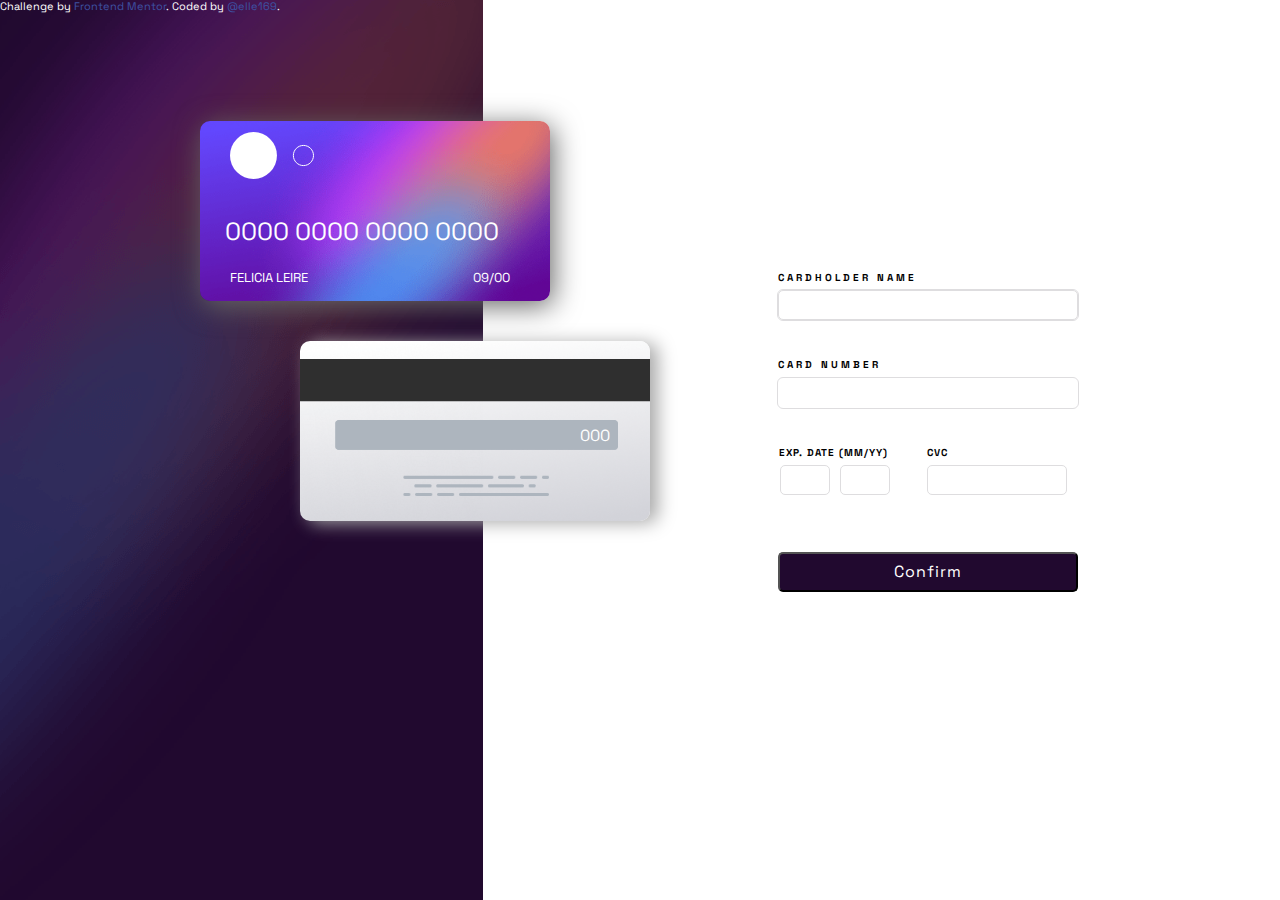
<file: index.html>
<!DOCTYPE html>
<html lang="en">
  <head>
    <link rel="stylesheet" href="main.css" />
    <link rel="stylesheet" href="normalize.css" />
    <link rel="preconnect" href="https://fonts.googleapis.com" />
    <link rel="preconnect" href="https://fonts.gstatic.com" crossorigin />
    <link
      href="https://fonts.googleapis.com/css2?family=Space+Grotesk:wght@300;400;500;600;700&display=swap"
      rel="stylesheet"
    />
    <meta charset="UTF-8" />
    <meta name="viewport" content="width=device-width, initial-scale=1.0" />
    <!-- displays site properly based on user's device -->

    <link
      rel="icon"
      type="image/png"
      sizes="32x32"
      href="./images/favicon-32x32.png"
    />

    <title>Frontend Mentor | Interactive card details form</title>

    <div class="attribution">
      Challenge by
      <a href="https://www.frontendmentor.io?ref=challenge" target="_blank"
        >Frontend Mentor</a
      >. Coded by
      <a target="_blank" href="https://www.frontendmentor.io/profile/elle169"
        >@elle169</a
      >.
    </div>

    <!-- Feel free to remove these styles or customise in your own stylesheet 👍 -->
    <style>
      .attribution {
        font-size: 11px;
        text-align: center;
      }
      .attribution a {
        color: hsl(228, 45%, 44%);
      }
    </style>
  </head>
  <body>
    <!-- 0000 0000 0000 0000
  Jane Appleseed
  00/00

  000

  
  e.g. Jane Appleseed

  
  e.g. 1234 5678 9123 0000


  MM
  YY

  
  e.g. 123

  

  Completed state start -->

    <!-- Thank you!
  We've added your card details
  Continue
   -->

    <div class="container  ">
      <aside class="aside "></aside>

      <div class="cards ">
        <img src="./images/card-logo.svg" alt="" class="card-logo" />
        <form action="" class="first-card ">
          <div class="card-number" data-cardnumber>0000</div>
          <div class="card-number" data-cardnumber>0000</div>
          <div class="card-number" data-cardnumber>0000</div>
          <div class="card-number" data-cardnumber>0000</div>
        </form>
        <div class="cardname " >
          <p data-cardname class="namecard "  >FELICIA LEIRE</p>
          <p data-carddate>
            <span data-month>09</span>/<span data-year>00</span>
          </p>
        </div>
        <form action="" class="second-card ">
          <div type="number" class="card-cvc" data-cvc >000</div>
        </form>
      </div>

      <main class="main-container ">
        <form action="" class="cardholder-name " id="forms">
          <span class="main-text " >Cardholder name</span>
          
          <input type="text" class="main-input " data-cardnameInput required 
 " />
        </form>

        <form action="" id="forms" data-inputsborder>
          <span class="main-text ">Card number</span>
          <div class="main-input " id="div-input" data-cardnumberBorder >
            <input
              type="text"
              class="card-input"
              maxlength="4"
              data-cardinput
              required
            
            />
            <input
              type="text"
              class="card-input"
              maxlength="4"
              data-cardinput
              required
            />
            <input
              type="text"
              class="card-input"
              maxlength="4"
              data-cardinput
              required
            />
            <input
              type="text"
              class="card-input"
              maxlength="4"
              data-cardinput
              required
            />
          </div>
        </form>

        <div class="data-container ">
          <form action="" class="expdate" id="forms">
            <span class="date-text">Exp. date (mm/yy)</span>
            <input 
              type="number"
              maxlength="2"
              max="99"
              class="date-input first"
              id="grey-input"
              data-monthinput
              required
            />
            <input
              type="number"
              maxlength="2"
              max="99"
              class="date-input second"
              id="grey-input"
              data-yearinput
              required
            />
          </form>

          <form action="" class="cvc" id="forms">
            <span class="date-text">CVC</span>
            <input type="number" class="cvc-input" id="grey-input" maxlength="3" data-cvcinput required />
          </form>
        </div>

        <input type="submit" class="button-confirm" value="Confirm" data-submitbt>
      </main>
    </div>

    <script src="main.js"></script>
  </body>
</html>
</file>
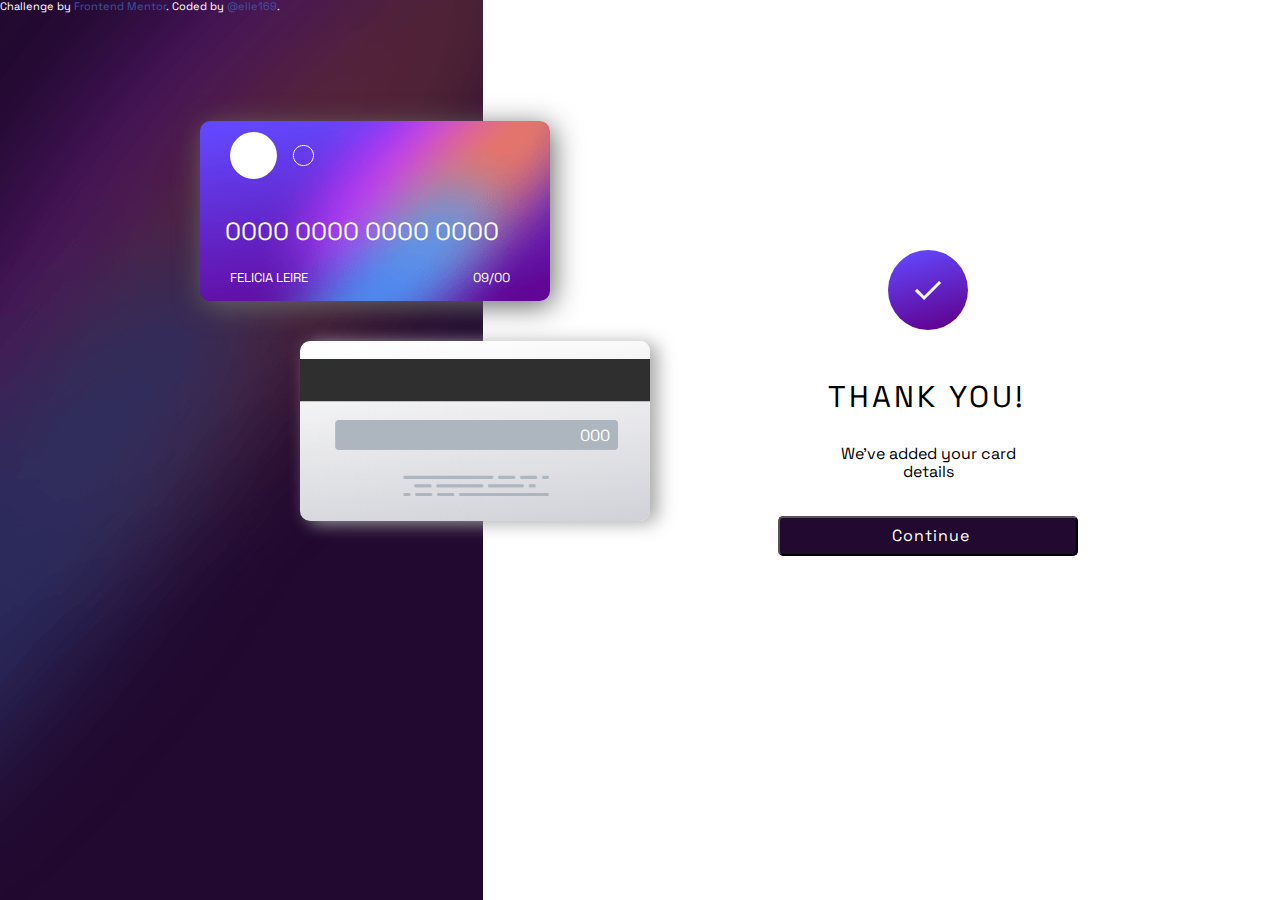
<file: Valpag.html>
<!DOCTYPE html>
<html lang="en">
  <head>
    <link rel="stylesheet" href="valpag.css" />
    <link rel="stylesheet" href="normalize.css" />
    <link rel="preconnect" href="https://fonts.googleapis.com" />
    <link rel="preconnect" href="https://fonts.gstatic.com" crossorigin />
    <link
      href="https://fonts.googleapis.com/css2?family=Space+Grotesk:wght@300;400;500;600;700&display=swap"
      rel="stylesheet"
    />
    <meta charset="UTF-8" />
    <meta name="viewport" content="width=device-width, initial-scale=1.0" />
    <!-- displays site properly based on user's device -->

    <link
      rel="icon"
      type="image/png"
      sizes="32x32"
      href="./images/favicon-32x32.png"
    />

    <title>Frontend Mentor | Interactive card details form</title>

    <div class="attribution">
      Challenge by
      <a href="https://www.frontendmentor.io?ref=challenge" target="_blank"
        >Frontend Mentor</a
      >. Coded by
      <a target="_blank" href="https://www.frontendmentor.io/profile/elle169"
        >@elle169</a
      >.
    </div>

    <!-- Feel free to remove these styles or customise in your own stylesheet 👍 -->
    <style>
      .attribution {
        font-size: 11px;
        text-align: center;
      }
      .attribution a {
        color: hsl(228, 45%, 44%);
      }
    </style>
  </head>
  <body>
    <!-- 0000 0000 0000 0000
  Jane Appleseed
  00/00

  000

  
  e.g. Jane Appleseed

  
  e.g. 1234 5678 9123 0000


  MM
  YY

  
  e.g. 123

  

  Completed state start -->

    <!-- Thank you!
  We've added your card details
  Continue
   -->

    <div class="container  ">
      <aside class="aside "></aside>

      <div class="cards ">
        <img src="./images/card-logo.svg" alt="" class="card-logo" />
        <form action="" class="first-card ">
          <div class="card-number" data-cardnumber>0000</div>
          <div class="card-number" data-cardnumber>0000</div>
          <div class="card-number" data-cardnumber>0000</div>
          <div class="card-number" data-cardnumber>0000</div>
        </form>
        <div class="cardname " >
          <p data-cardname class="namecard ">FELICIA LEIRE</p>
          <p data-carddate>
            <span data-month>09</span>/<span data-year>00</span>
          </p>
        </div>
        <form action="" class="second-card ">
          <div type="number" class="card-cvc" data-cvc >000</div>
        </form>
      </div>

      <main class="main-container ">
      <div class="message">
        <img src="./images/icon-complete.svg" alt="" class="icon">
        <h1 class="thank"> THANK YOU!</h1>
        <p class="thankp">  We've added your card details</p>
      </div>

        <input type="submit" class="button-confirm" value=" Continue" data-continue>
      </main>
    </div>

    <script src="main.js"></script>
  </body>
</html>
</file>
<file: main.css>
* {
    font-family: 'Space Grotesk', sans-serif;
}


.attribution {
    color: #fff;
    position: absolute;

}

a {
    color: #5fd2ff;
    text-decoration: none;
}


a:visited {
    color: #5fd2ff !important;
    text-decoration: none;
}



.container {
    display: flex;
}


/* ASIDE */
.aside {

height: 100vh;
width: 45vw;
    background-image: url(./images/bg-main-desktop.png);
    background-repeat: no-repeat;

}

.cards {
   
    user-select: none;
    position: absolute;
    transform: translate(200px, 70px);
}

.first-card { 
    display: flex;
  justify-content:space-evenly;
  flex-direction: row;
  align-items: center;
    color: #fff;
    border-radius: 10px;
    width: 350px;
    height: 180px;
    background-image: url(./images/bg-card-front.png);
    background-repeat: no-repeat;
    box-shadow: 3px 5px 28px #666;
    background-size: 100%;
}

.second-card {
    
    border-radius: 10px;
    width: 350px;
    height: 180px;
    background-image: url(./images/bg-card-back.png);
    background-repeat: no-repeat;
      background-size: 100%;
      margin-top: 30px;
      transform: translate(100px, 0px);
      box-shadow: 8px 2px 18px #aaa;
}





.card-cvc {
    user-select: none;
    transform: translate(-40px, 86px);
  color: #fff;
    background: transparent;
    border: none;
    outline: none;
    text-align: end;
    
}

input[type=number]::-webkit-inner-spin-button, 
input[type=number]::-webkit-outer-spin-button { 
  -webkit-appearance: none; 
  margin: 0; 
}

.card-number {
   width: 70px;
    user-select: none;
  margin: -35px;
  transform: translate(-10px, 20px);
   color: #fff;
    background: transparent;
    border: none;
    outline: none;
    text-align: left;
    font-size: 25px;
    text-transform: uppercase;
}

.card-logo {
    transform: translate(30px,62px);
    
}

.cardname {
display: flex;
 justify-content: space-between;
 transform: translate(0px, -35px);
    padding: 5px 30px;
    z-index: 30;
    color: #fff;
    font-size: 13px;
    width: 340px;
    height: 10px;
}


/* MAIN */

.main-container {
    display: flex;
    flex-direction: column;
      align-items: center;
    width: 200px;
    margin: auto;
    height: 400px;
}

#forms {
   margin: 17px;
}

#forms > input {
    border: 1px solid hsl(270, 3%, 87%);
    
}


#forms > input:hover {
    border: 1px solid hsl(249, 99%, 64%);
}





.main-text {
    letter-spacing: 3px;
    text-transform: uppercase;
    font-size: 10px;
    font-weight: 700;
}


#forms > input:focus {
    outline: 1px solid hsl(249, 99%, 64%);
}

.main-input {
    text-transform: uppercase;
    width: 300px;
    height: 30px;
    border-radius: 5px;
    margin-top: 5px;
    outline: 1px solid hsl(270, 3%, 87%);
}

#div-input:hover {
     
  outline: 1px solid  hsl(249, 99%, 64%);
}

#div-input:focus-within {
    outline: 1px solid  hsl(249, 99%, 64%);
}

.main-input:focus-within {
    outline: 1px solid  hsl(249, 99%, 64%);
}

.date-input {
    
    height: 30px;
    border-radius: 5px;
    margin: 5px 1px;
   
}

.first {
    width: 50px;
}

.second {
    margin-left: 5px;
    width: 50px;
}

.cvc-input {
    
   width: 140px;
    height: 30px;
    border-radius: 5px;
    margin-top: 5px;
}

.expdate {
    width: 125px;
    
}

.data-container {
     display: flex;
   }


.date-text {
    text-transform: uppercase;
    font-weight: 700;
    letter-spacing: 1px;
    width: 20px;
    font-size: 10px;
}

.button-confirm {
    margin-top: 35px;
    background:  hsl(278, 68%, 11%);
    color: hsl(0, 0%, 100%);
    letter-spacing: 1px;
    width: 300px;
    height: 40px;
    border-radius: 5px;
}

.card-input {
    text-transform: uppercase;
    font-weight: bold;
    width: 50px;
    height: 30px;
    border-radius: 5px;
    margin: 0px 1px;
    border: none;
    outline: none;
}

.card-input:focus {
    border: none;
    outline: none;
}

.namecard {
    text-transform: uppercase;
width: 200px;
height: 30px;
overflow-x: auto;
}


.error {
    outline: 1px solid hsl(0, 100%, 66%);

}

.error::after {
 padding-top: 5px;

display: block;
width: 200px;

   text-align: left;
    content: "Wrong format, numbers only";
font-size: 9px;
color: hsl(0, 100%, 66%);
}

.blank {
    outline: 1px solid hsl(0, 100%, 66%);

  }
  
  .blank::after {
    display: inline;
    width: 200px;
    background-color: #5fd2ff;
    text-align: left;
    content: "Can't be blank";
    font-size: 20px;
    color: hsl(0, 100%, 66%);
    position: absolute; 
    top: 100%; 
    left: 0; 
  }

  @media (max-width: 1100px) {

    .card-logo {
        transform: translate(-70px,62px);
        
    }

.first-card { 

 margin-left: -90px;
   
    width: 340px;
    height: 180px;

}


.second-card { 

    margin-left: -140px;
      
       width: 340px;
       height: 180px;
   
   }

   .cardname {
 
    transform: translate(-90px, -30px);
    }
  }

  @media (max-width: 950px) {
    .card-logo {
        transform: translate(-150px,62px);
         }
    
    .first-card { 
    
     margin-left: -170px;
       
        width: 340px;
        height: 180px;
    
    }
    
    
    .second-card { 
    
        margin-left: -210px;
          
           width: 340px;
           height: 180px;
       
       }
    
       .cardname {
     
        transform: translate(-170px, -30px);
        }

        
        .card-logo {
            position: relative;
            
             }
      }

      @media (max-width: 830px) {
        
        

        

        .first-card { 
        
         margin-left: -190px;
           
            width: 340px;
            height: 180px;
        
        }
        
        
        .second-card { 
        
            margin-left: -250px;
              
               width: 340px;
               height: 180px;
           
           }
        
           .cardname {
         
            transform: translate(-190px, -30px);
            }

          }
          
          
@media (max-width: 850px) {
  
    .card-logo {
        
        transform: translate(-90%, 330%);
        z-index: 20;
     
         }

         .cardname {
            position: relative;
            z-index: 30;
            transform: translate(230%,620%);
            width: 20px;
    
        }

        .card-cvc {
            transform: translate(-10%,450%);
        }

        .namecard  {
            position:absolute;
            z-index: 50;
            transform: translate(-250%,-5%);
            
            height: 180%;
            width: 150%;
    
        }

    .container {
        display: flex;
        flex-direction: column;
    }

    
    /* ASIDE */
    .aside {
     background-image: url(./images/bg-main-mobile.png);
     background-size: 100%;
   
    height: 50vh;
    width: 100vw;

    
    }


    .first-card {
        position: relative;
        z-index: 10;
  transform: translate(30%, 50%);
    }

    .second-card {
        position: relative;
        z-index: 1;
 transform: translate(100%, -130%);
    }
    


    .card-number {
        margin-left: 0;
       width: 70px;
        user-select: none;
      margin: -35px;
      transform: translate(-10px, 20px);
       color: #fff;
        background: transparent;
        border: none;
        outline: none;
        text-align: left;
        font-size: 25px;
        text-transform: uppercase;
    }
    
 
    

    
    
    /* MAIN */
    
    .main-container {
    margin-left: 0;
        display: flex;
        flex-direction: column;
         width: 100%;
         height: 50vh;
    }

 


        
}



@media (max-width: 650px) {
    .card-logo {
        
        transform: translate(-150%, 360%);
        z-index: 20;
     
         }

         .cardname {
            position: relative;
            z-index: 30;
            transform: translate(120%,770%);
            width: 20px;
    
        }

        .namecard  {
            position:absolute;
            z-index: 50;
            transform: translate(-250%,-5%);
            
            height: 180%;
            width: 150%;
    
        }

    .first-card { 
        position: relative;
        width: 310px;
        height: 160px;
        transform: translate(50px, 110px);
        z-index: 10;

    }
    
    .second-card {
        position: relative;
        transform: translate(210px, -200px);
        width: 310px;
        height: 160px;
      z-index: 1;
    }
}


@media (max-width: 520px) {
    .cards {
        user-select: none;
        position: absolute;
        transform: translate(0px, -25px);
    
    }
    
    .first-card { 
        position: relative;
        width: 310px;
        height: 160px;
        transform: translate(200px, 100px);
        z-index: 10;

    }
    
    .second-card {
        position: relative;
        transform: translate(310px, -200px);
        width: 310px;
        height: 160px;
      z-index: 1;
    }

    .card-logo {
        position: relative;
        transform: translate(30%, 340%);
        z-index: 20;
         }

         .cardname {
            position: relative;
            z-index: 30;
            transform: translate(380%,650%);
            width: 20px;
    
        }

        .namecard  {
            position:absolute;
            z-index: 50;
            transform: translate(-250%,-5%);
            
            height: 180%;
            width: 150%;
    
        }


}
</file>
<file: valpag.css>
* {
    font-family: 'Space Grotesk', sans-serif;
}


.attribution {
    color: #fff;
    position: absolute;

}

a {
    color: #5fd2ff;
    text-decoration: none;
}


a:visited {
    color: #5fd2ff !important;
    text-decoration: none;
}



.container {
    display: flex;
}


/* ASIDE */
.aside {

height: 100vh;
width: 45vw;
    background-image: url(./images/bg-main-desktop.png);
    background-repeat: no-repeat;

}

.cards {
   
    user-select: none;
    position: absolute;
    transform: translate(200px, 70px);
}

.first-card { 
    display: flex;
  justify-content:space-evenly;
  flex-direction: row;
  align-items: center;
    color: #fff;
    border-radius: 10px;
    width: 350px;
    height: 180px;
    background-image: url(./images/bg-card-front.png);
    background-repeat: no-repeat;
    box-shadow: 3px 5px 28px #666;
    background-size: 100%;
}

.second-card {
    
    border-radius: 10px;
    width: 350px;
    height: 180px;
    background-image: url(./images/bg-card-back.png);
    background-repeat: no-repeat;
      background-size: 100%;
      margin-top: 30px;
      transform: translate(100px, 0px);
      box-shadow: 8px 2px 18px #aaa;
}





.card-cvc {
    user-select: none;
    transform: translate(-40px, 86px);
  color: #fff;
    background: transparent;
    border: none;
    outline: none;
    text-align: end;
    
}

input[type=number]::-webkit-inner-spin-button, 
input[type=number]::-webkit-outer-spin-button { 
  -webkit-appearance: none; 
  margin: 0; 
}

.card-number {
   width: 70px;
    user-select: none;
  margin: -35px;
  transform: translate(-10px, 20px);
   color: #fff;
    background: transparent;
    border: none;
    outline: none;
    text-align: left;
    font-size: 25px;
    text-transform: uppercase;
}

.card-logo {
    transform: translate(30px,62px);
    
}

.cardname {
display: flex;
 justify-content: space-between;
 transform: translate(0px, -35px);
    padding: 5px 30px;
    z-index: 30;
    color: #fff;
    font-size: 13px;
    width: 340px;
    height: 10px;
}


/* MAIN */

.main-container {
    display: flex;
    flex-direction: column;
      align-items: center;
    width: 200px;
    margin: auto;
    height: 400px;
}

#forms {
   margin: 17px;
}

#forms > input {
    border: 1px solid hsl(270, 3%, 87%);
    
}


#forms > input:hover {
    border: 1px solid hsl(249, 99%, 64%);
}





.main-text {
    letter-spacing: 3px;
    text-transform: uppercase;
    font-size: 10px;
    font-weight: 700;
}


#forms > input:focus {
    outline: 1px solid hsl(249, 99%, 64%);
}

.main-input {
    text-transform: uppercase;
    width: 300px;
    height: 30px;
    border-radius: 5px;
    margin-top: 5px;
    outline: 1px solid hsl(270, 3%, 87%);
}

#div-input:hover {
     
  outline: 1px solid  hsl(249, 99%, 64%);
}

#div-input:focus-within {
    outline: 1px solid  hsl(249, 99%, 64%);
}

.main-input:focus-within {
    outline: 1px solid  hsl(249, 99%, 64%);
}

.date-input {
    
    height: 30px;
    border-radius: 5px;
    margin: 5px 1px;
   
}

.first {
    width: 50px;
}

.second {
    margin-left: 5px;
    width: 50px;
}

.cvc-input {
    
   width: 140px;
    height: 30px;
    border-radius: 5px;
    margin-top: 5px;
}

.expdate {
    width: 125px;
    
}

.data-container {
     display: flex;
   }


.date-text {
    text-transform: uppercase;
    font-weight: 700;
    letter-spacing: 1px;
    width: 20px;
    font-size: 10px;
}

.button-confirm {
    margin-top: 35px;
    background:  hsl(278, 68%, 11%);
    color: hsl(0, 0%, 100%);
    letter-spacing: 1px;
    width: 300px;
    height: 40px;
    border-radius: 5px;
}

.card-input {
    text-transform: uppercase;
    font-weight: bold;
    width: 50px;
    height: 30px;
    border-radius: 5px;
    margin: 0px 1px;
    border: none;
    outline: none;
}

.card-input:focus {
    border: none;
    outline: none;
}

.namecard {
    text-transform: uppercase;
width: 200px;
height: 30px;
overflow-x: auto;
}


.error {
    outline: 1px solid hsl(0, 100%, 66%);

}

.error::after {
 padding-top: 5px;

display: block;
width: 200px;

   text-align: left;
    content: "Wrong format, numbers only";
font-size: 9px;
color: hsl(0, 100%, 66%);
}

.blank {
    outline: 1px solid hsl(0, 100%, 66%);

  }
  
  .blank::after {
    display: inline;
    width: 200px;
    background-color: #5fd2ff;
    text-align: left;
    content: "Can't be blank";
    font-size: 20px;
    color: hsl(0, 100%, 66%);
    position: absolute; 
    top: 100%; 
    left: 0; 
  }

  @media (max-width: 1100px) {

    .card-logo {
        transform: translate(-70px,62px);
        
    }

.first-card { 

 margin-left: -90px;
   
    width: 340px;
    height: 180px;

}


.second-card { 

    margin-left: -140px;
      
       width: 340px;
       height: 180px;
   
   }

   .cardname {
 
    transform: translate(-90px, -30px);
    }
  }

  @media (max-width: 950px) {
    .card-logo {
        transform: translate(-150px,62px);
         }
    
    .first-card { 
    
     margin-left: -170px;
       
        width: 340px;
        height: 180px;
    
    }
    
    
    .second-card { 
    
        margin-left: -210px;
          
           width: 340px;
           height: 180px;
       
       }
    
       .cardname {
     
        transform: translate(-170px, -30px);
        }

        
        .card-logo {
            position: relative;
            
             }
      }

      @media (max-width: 830px) {
        
        

        

        .first-card { 
        
         margin-left: -190px;
           
            width: 340px;
            height: 180px;
        
        }
        
        
        .second-card { 
        
            margin-left: -250px;
              
               width: 340px;
               height: 180px;
           
           }
        
           .cardname {
         
            transform: translate(-190px, -30px);
            }

          }
          
          
@media (max-width: 850px) {
  
    .card-logo {
        
        transform: translate(-90%, 330%);
        z-index: 20;
     
         }

         .cardname {
            position: relative;
            z-index: 30;
            transform: translate(230%,620%);
            width: 20px;
    
        }

        .card-cvc {
            transform: translate(-10%,450%);
        }

        .namecard  {
            position:absolute;
            z-index: 50;
            transform: translate(-250%,-5%);
            
            height: 180%;
            width: 150%;
    
        }

    .container {
        display: flex;
        flex-direction: column;
    }

    
    /* ASIDE */
    .aside {
     background-image: url(./images/bg-main-mobile.png);
     background-size: 100%;
   
    height: 50vh;
    width: 100vw;

    
    }


    .first-card {
        position: relative;
        z-index: 10;
  transform: translate(30%, 50%);
    }

    .second-card {
        position: relative;
        z-index: 1;
 transform: translate(100%, -130%);
    }
    


    .card-number {
        margin-left: 0;
       width: 70px;
        user-select: none;
      margin: -35px;
      transform: translate(-10px, 20px);
       color: #fff;
        background: transparent;
        border: none;
        outline: none;
        text-align: left;
        font-size: 25px;
        text-transform: uppercase;
    }
    
 
    

    
    
    /* MAIN */
    
    .main-container {
    margin-left: 0;
        display: flex;
        flex-direction: column;
         width: 100%;
         height: 50vh;
    }

 


        
}



@media (max-width: 650px) {
    .card-logo {
        
        transform: translate(-150%, 360%);
        z-index: 20;
     
         }

         .cardname {
            position: relative;
            z-index: 30;
            transform: translate(120%,770%);
            width: 20px;
    
        }

        .namecard  {
            position:absolute;
            z-index: 50;
            transform: translate(-250%,-5%);
            
            height: 180%;
            width: 150%;
    
        }

    .first-card { 
        position: relative;
        width: 310px;
        height: 160px;
        transform: translate(50px, 110px);
        z-index: 10;

    }
    
    .second-card {
        position: relative;
        transform: translate(210px, -200px);
        width: 310px;
        height: 160px;
      z-index: 1;
    }
}


@media (max-width: 520px) {
    .cards {
        user-select: none;
        position: absolute;
        transform: translate(0px, -25px);
    
    }
    
    .first-card { 
        position: relative;
        width: 310px;
        height: 160px;
        transform: translate(200px, 100px);
        z-index: 10;

    }
    
    .second-card {
        position: relative;
        transform: translate(310px, -200px);
        width: 310px;
        height: 160px;
      z-index: 1;
    }

    .card-logo {
        position: relative;
        transform: translate(30%, 340%);
        z-index: 20;
         }

         .cardname {
            position: relative;
            z-index: 30;
            transform: translate(380%,650%);
            width: 20px;
    
        }

        .namecard  {
            position:absolute;
            z-index: 50;
            transform: translate(-250%,-5%);
            
            height: 180%;
            width: 150%;
    
        }


}


.message {
    display: flex;
    flex-direction: column;
}

.icon {
    margin: auto;
    margin-bottom: 50px;
    width: 40%;
}

.thank {
    font-weight: 400;
    letter-spacing: 3px;
    font-size: 30px;
    margin-bottom: 30px;
}

.thankp {
    margin: auto;
 
    text-align: center;
}
</file>
